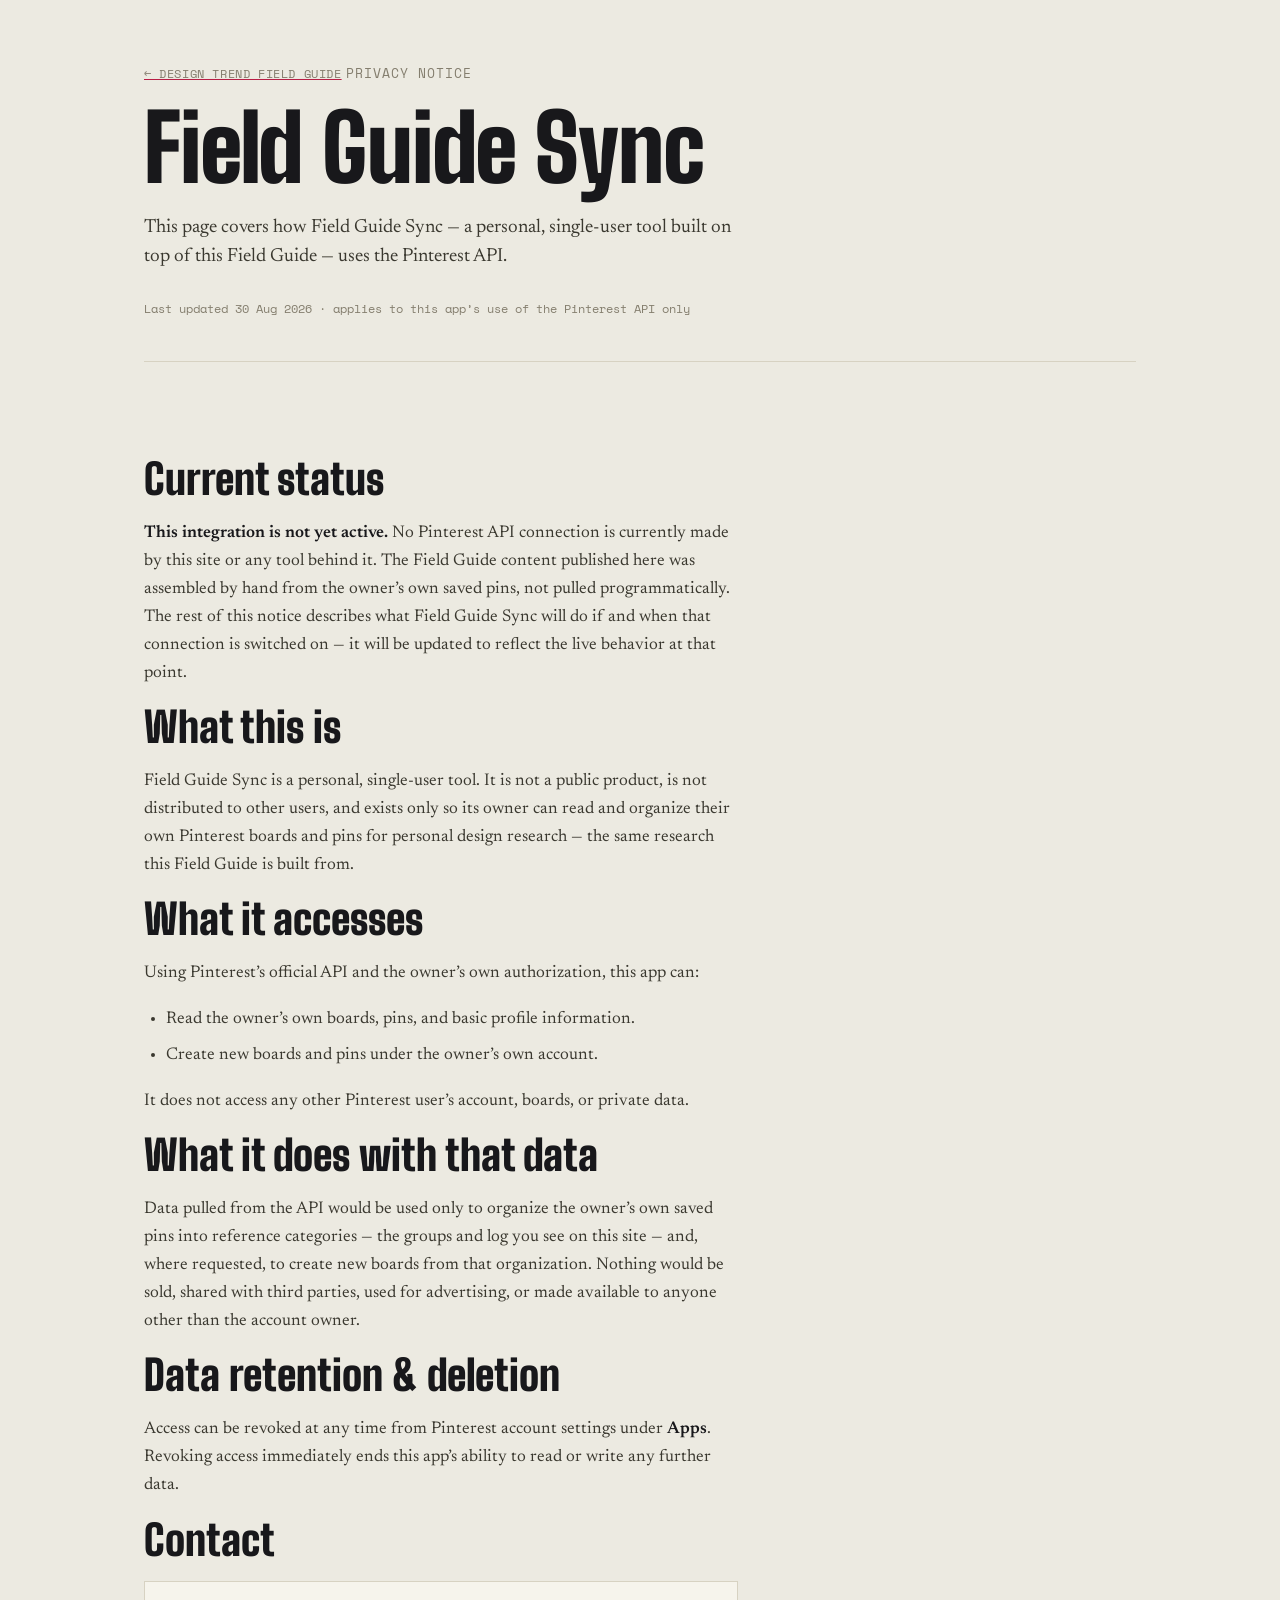
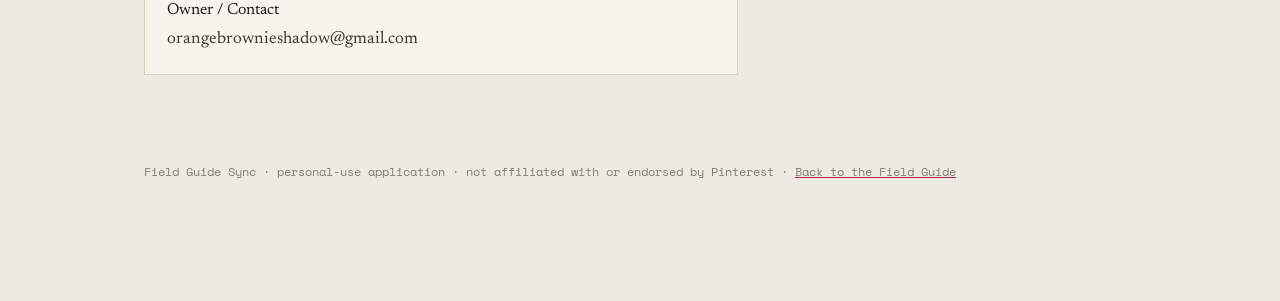
<file: privacy/index.html>
<!doctype html>
<html lang="en">
<head>
  <meta charset="utf-8">
  <meta name="viewport" content="width=device-width,initial-scale=1">
  <meta name="description" content="Privacy notice for Field Guide Sync, a personal-use Pinterest API integration.">
  <title>Privacy Notice — Design Trend Field Guide</title>
  <link rel="stylesheet" href="https://fonts.googleapis.com/css2?family=Big+Shoulders+Display:wght@500;700;900&family=Newsreader:ital,opsz,wght@0,6..72,400;0,6..72,500;0,6..72,600;1,6..72,400&family=Space+Mono:wght@400;700&display=swap">
  <link rel="stylesheet" href="../styles.css">
  <style>
    .privacy-body{max-width:66ch;}
    .privacy-body p{font-size:17px; line-height:1.65; color:var(--ink-soft); margin:0 0 18px;}
    .privacy-body ul{margin:0 0 18px; padding-left:22px;}
    .privacy-body li{font-size:17px; line-height:1.65; color:var(--ink-soft); margin-bottom:8px;}
    .privacy-body strong{color:var(--ink); font-weight:600;}
    .back-link{
      font-family:'Space Mono', monospace; font-size:12px; letter-spacing:.05em; text-transform:uppercase;
      color:var(--muted); text-decoration-color:var(--signal); display:inline-block; margin-bottom:24px;
    }
    .back-link:hover{color:var(--signal);}
    .contact-block{
      background:var(--paper-raised); border:1px solid var(--line); padding:20px 22px; margin-top:12px; max-width:66ch;
    }
    .updated-note{
      font-family:'Space Mono', monospace; font-size:12px; color:var(--muted); margin:0 0 4px;
    }
  </style>
</head>
<body>
<div class="wrap">

  <header class="masthead">
    <a class="back-link" href="../">&larr; Design Trend Field Guide</a>
    <span class="eyebrow">Privacy Notice</span>
    <h1>Field Guide Sync</h1>
    <p class="lede">This page covers how Field Guide Sync &mdash; a personal, single-user tool built on top of this Field Guide &mdash; uses the Pinterest API.</p>
    <p class="updated-note">Last updated 30 Aug 2026 &middot; applies to this app&rsquo;s use of the Pinterest API only</p>
  </header>

  <section class="entry" style="border-bottom:none;">
    <div class="privacy-body">

      <div class="entry-head" style="margin-top:32px;"><h2>Current status</h2></div>
      <p><strong>This integration is not yet active.</strong> No Pinterest API connection is currently made by this site or any tool behind it. The Field Guide content published here was assembled by hand from the owner&rsquo;s own saved pins, not pulled programmatically. The rest of this notice describes what Field Guide Sync will do if and when that connection is switched on &mdash; it will be updated to reflect the live behavior at that point.</p>

      <div class="entry-head"><h2>What this is</h2></div>
      <p>Field Guide Sync is a personal, single-user tool. It is not a public product, is not distributed to other users, and exists only so its owner can read and organize their own Pinterest boards and pins for personal design research &mdash; the same research this Field Guide is built from.</p>

      <div class="entry-head"><h2>What it accesses</h2></div>
      <p>Using Pinterest&rsquo;s official API and the owner&rsquo;s own authorization, this app can:</p>
      <ul>
        <li>Read the owner&rsquo;s own boards, pins, and basic profile information.</li>
        <li>Create new boards and pins under the owner&rsquo;s own account.</li>
      </ul>
      <p>It does not access any other Pinterest user&rsquo;s account, boards, or private data.</p>

      <div class="entry-head"><h2>What it does with that data</h2></div>
      <p>Data pulled from the API would be used only to organize the owner&rsquo;s own saved pins into reference categories &mdash; the groups and log you see on this site &mdash; and, where requested, to create new boards from that organization. Nothing would be sold, shared with third parties, used for advertising, or made available to anyone other than the account owner.</p>

      <div class="entry-head"><h2>Data retention &amp; deletion</h2></div>
      <p>Access can be revoked at any time from Pinterest account settings under <strong>Apps</strong>. Revoking access immediately ends this app&rsquo;s ability to read or write any further data.</p>

      <div class="entry-head"><h2>Contact</h2></div>
      <div class="contact-block">
        <span class="label">Owner / Contact</span>
        <p style="margin:8px 0 0;">orangebrownieshadow@gmail.com</p>
      </div>

    </div>
  </section>

  <footer class="colophon">
    Field Guide Sync &middot; personal-use application &middot; not affiliated with or endorsed by Pinterest &middot; <a href="../">Back to the Field Guide</a>
  </footer>

</div>
</body>
</html>
</file>
<file: styles.css>
:root{
    --paper:#ECEAE1;
    --paper-raised:#F6F4EC;
    --ink:#18181B;
    --ink-soft:#3A382F;
    --muted:#847E6E;
    --line:#D7D2C2;
    --signal:#B81E45;
    --signal-ink:#FFFFFF;
    --acid:#8E9A1E;
    --acid-paper:#EEF0D2;
    --tape:#00000014;
    --shadow:0 10px 24px -14px rgba(24,24,27,0.35);
  }
  @media (prefers-color-scheme: dark){
    :root:not([data-theme="light"]){
      --paper:#1A1917;
      --paper-raised:#232019;
      --ink:#F1EDE2;
      --ink-soft:#CFC9B8;
      --muted:#9B9484;
      --line:#38352C;
      --signal:#FF5D82;
      --signal-ink:#1A1917;
      --acid:#D8E85B;
      --acid-paper:#2A2C16;
      --tape:#FFFFFF14;
      --shadow:0 12px 28px -14px rgba(0,0,0,0.6);
    }
  }
  :root[data-theme="dark"]{
    --paper:#1A1917;
    --paper-raised:#232019;
    --ink:#F1EDE2;
    --ink-soft:#CFC9B8;
    --muted:#9B9484;
    --line:#38352C;
    --signal:#FF5D82;
    --signal-ink:#1A1917;
    --acid:#D8E85B;
    --acid-paper:#2A2C16;
    --tape:#FFFFFF14;
    --shadow:0 12px 28px -14px rgba(0,0,0,0.6);
  }

  *{box-sizing:border-box;}
  body{
    margin:0;
    background:var(--paper);
    color:var(--ink);
    font-family:'Newsreader', Georgia, 'Times New Roman', serif;
    -webkit-font-smoothing:antialiased;
  }
  .wrap{max-width:1040px;margin:0 auto;padding:0 24px 120px;}

  .eyebrow{
    font-family:'Space Mono', ui-monospace, monospace;
    font-size:12.5px;
    letter-spacing:.08em;
    text-transform:uppercase;
    color:var(--muted);
  }

  header.masthead{
    padding:64px 0 40px;
    border-bottom:1px solid var(--line);
    margin-bottom:8px;
  }
  header.masthead .eyebrow{margin-bottom:18px;}
  h1{
    font-family:'Big Shoulders Display', 'Arial Narrow', sans-serif;
    font-weight:900;
    font-size:clamp(46px, 8vw, 92px);
    line-height:0.92;
    letter-spacing:-0.01em;
    margin:0 0 22px;
    text-wrap:balance;
  }
  header.masthead p.lede{
    max-width:60ch;
    font-size:19px;
    line-height:1.55;
    color:var(--ink-soft);
    margin:0 0 28px;
  }
  .stat-row{display:flex;gap:28px;flex-wrap:wrap;}
  .stat{font-family:'Space Mono', monospace;font-size:13px;color:var(--muted);}
  .stat b{color:var(--ink);font-weight:700;}

  nav.index{
    display:grid;
    grid-template-columns:repeat(4, 1fr);
    gap:1px;
    background:var(--line);
    border:1px solid var(--line);
    margin:36px 0 72px;
  }
  nav.index a{
    display:block;
    background:var(--paper-raised);
    color:var(--ink);
    text-decoration:none;
    padding:16px 16px 18px;
    transition:background .15s ease;
  }
  nav.index a:hover, nav.index a:focus-visible{background:var(--acid-paper);}
  nav.index .n{
    font-family:'Space Mono', monospace;
    font-size:12px;
    color:var(--signal);
    display:block;
    margin-bottom:6px;
  }
  nav.index .t{
    font-family:'Big Shoulders Display', sans-serif;
    font-weight:700;
    font-size:19px;
    line-height:1.08;
    display:block;
  }
  nav.index .c{
    font-family:'Space Mono', monospace;
    font-size:11px;
    color:var(--muted);
    display:block;
    margin-top:6px;
  }

  section.entry{
    padding:56px 0;
    border-bottom:1px solid var(--line);
    scroll-margin-top:20px;
  }
  section.entry:last-of-type{border-bottom:none;}

  .entry-head{
    display:flex;
    align-items:baseline;
    gap:18px;
    margin-bottom:20px;
    flex-wrap:wrap;
  }
  .entry-head .n{
    font-family:'Space Mono', monospace;
    font-size:14px;
    color:var(--signal);
    background:var(--acid-paper);
    padding:3px 8px;
  }
  .entry-head h2{
    font-family:'Big Shoulders Display', sans-serif;
    font-weight:900;
    font-size:clamp(28px,4vw,42px);
    margin:0;
    line-height:1;
    text-wrap:balance;
  }
  .entry-head .count{
    font-family:'Space Mono', monospace;
    font-size:12px;
    color:var(--muted);
    margin-left:auto;
  }
  .entry-source{
    font-family:'Space Mono', monospace;
    font-size:11.5px;
    color:var(--muted);
    margin:-10px 0 20px;
  }

  .entry-desc{
    max-width:66ch;
    font-size:18px;
    line-height:1.6;
    color:var(--ink-soft);
    margin:0 0 28px;
  }

  .meta-grid{
    display:grid;
    grid-template-columns:1fr 1fr;
    gap:24px;
    max-width:66ch;
    margin-bottom:32px;
  }
  .meta-block .label{
    font-family:'Space Mono', monospace;
    font-size:11px;
    letter-spacing:.06em;
    text-transform:uppercase;
    color:var(--signal);
    display:block;
    margin-bottom:6px;
  }
  .meta-block p{
    margin:0;
    font-size:15.5px;
    line-height:1.5;
    color:var(--ink-soft);
  }

  .strip{
    display:flex;
    gap:22px;
    flex-wrap:wrap;
    padding-top:6px;
  }
  figure.pin{
    margin:0;
    width:190px;
    background:var(--paper-raised);
    border:1px solid var(--line);
    padding:8px 8px 10px;
    box-shadow:var(--shadow);
    position:relative;
  }
  figure.pin:nth-child(odd){transform:rotate(-1.1deg);}
  figure.pin:nth-child(even){transform:rotate(0.9deg);}
  figure.pin::before{
    content:"";
    position:absolute;
    top:-9px; left:50%;
    width:46px; height:16px;
    margin-left:-23px;
    background:var(--tape);
    border:1px solid var(--line);
  }
  figure.pin img{
    display:block;
    width:100%;
    height:auto;
    border:1px solid var(--line);
  }
  figure.pin figcaption{
    font-family:'Space Mono', monospace;
    font-size:10.5px;
    line-height:1.4;
    color:var(--muted);
    margin-top:8px;
  }

  .link-list{
    margin-top:32px;
    padding-top:24px;
    border-top:1px dashed var(--line);
    max-width:66ch;
  }
  .link-list > .label{
    font-family:'Space Mono', monospace;
    font-size:11px;
    letter-spacing:.06em;
    text-transform:uppercase;
    color:var(--signal);
    display:block;
    margin-bottom:14px;
  }
  .link-list ul{
    list-style:none;
    margin:0;
    padding:0;
    display:flex;
    flex-direction:column;
    gap:2px;
  }
  .link-list li{
    display:flex;
    align-items:baseline;
    gap:14px;
    flex-wrap:wrap;
    padding:9px 0;
    border-bottom:1px solid var(--line);
    font-size:14.5px;
  }
  .link-list a{
    font-family:'Space Mono', monospace;
    font-size:13.5px;
    color:var(--ink);
    text-decoration-color:var(--signal);
    text-underline-offset:3px;
  }
  .link-list a:hover, .link-list a:focus-visible{color:var(--signal);}
  .link-list span{
    color:var(--muted);
    font-size:14px;
    font-family:'Newsreader', serif;
  }

  :root{
    --ok:#3F7D45; --ok-bg:#E3EBDA;
    --warn:#93650F; --warn-bg:#F1E5C9;
    --cut:#A5332E; --cut-bg:#F2DCD8;
  }
  @media (prefers-color-scheme: dark){
    :root:not([data-theme="light"]){
      --ok:#8FCE94; --ok-bg:#233021;
      --warn:#E0B25C; --warn-bg:#332A16;
      --cut:#E68D87; --cut-bg:#332019;
    }
  }
  :root[data-theme="dark"]{
    --ok:#8FCE94; --ok-bg:#233021;
    --warn:#E0B25C; --warn-bg:#332A16;
    --cut:#E68D87; --cut-bg:#332019;
  }

  section.ledger{padding:56px 0; border-bottom:1px solid var(--line); scroll-margin-top:20px;}
  section.ledger .entry-desc{max-width:66ch; font-size:18px; line-height:1.6; color:var(--ink-soft); margin:0 0 28px;}

  .pill{
    display:inline-block;
    font-family:'Space Mono', monospace;
    font-size:11px;
    letter-spacing:.03em;
    padding:3px 9px;
    border-radius:2px;
    white-space:nowrap;
  }
  .pill.ok{color:var(--ok); background:var(--ok-bg);}
  .pill.warn{color:var(--warn); background:var(--warn-bg);}
  .pill.cut{color:var(--cut); background:var(--cut-bg);}

  .review-note{
    background:var(--paper-raised);
    border:1px solid var(--line);
    padding:22px 24px;
    margin-bottom:32px;
    max-width:76ch;
  }
  .review-note > .label{
    font-family:'Space Mono', monospace;
    font-size:11px;
    letter-spacing:.06em;
    text-transform:uppercase;
    color:var(--signal);
    display:block;
    margin-bottom:16px;
  }
  .review-grid{
    display:grid;
    grid-template-columns:repeat(3, 1fr);
    gap:18px;
    margin-bottom:16px;
  }
  .review-grid .pill{margin-bottom:8px;}
  .review-grid p{margin:0; font-size:14px; line-height:1.5; color:var(--ink-soft);}
  .review-cadence{
    margin:0;
    padding-top:16px;
    border-top:1px dashed var(--line);
    font-size:14.5px;
    line-height:1.55;
    color:var(--ink-soft);
  }

  .table-wrap{overflow-x:auto; max-width:100%;}
  table.ledger-table{
    width:100%;
    min-width:760px;
    border-collapse:collapse;
    font-size:14px;
  }
  table.ledger-table th{
    text-align:left;
    font-family:'Space Mono', monospace;
    font-size:11px;
    letter-spacing:.05em;
    text-transform:uppercase;
    color:var(--muted);
    padding:0 12px 10px 0;
    border-bottom:1px solid var(--line);
    white-space:nowrap;
  }
  table.ledger-table td{
    padding:11px 12px 11px 0;
    border-bottom:1px solid var(--line);
    color:var(--ink-soft);
    vertical-align:top;
  }
  table.ledger-table td:first-child{
    font-family:'Space Mono', monospace;
    font-size:12.5px;
    color:var(--muted);
    font-variant-numeric:tabular-nums;
    white-space:nowrap;
  }
  table.ledger-table td:nth-child(2) a{
    font-family:'Space Mono', monospace;
    font-size:13px;
    color:var(--ink);
    text-decoration-color:var(--signal);
    text-underline-offset:3px;
  }
  table.ledger-table td:nth-child(2) a:hover{color:var(--signal);}
  table.ledger-table td:nth-child(4) a{
    font-family:'Space Mono', monospace;
    font-size:11.5px;
    color:var(--muted);
    background:var(--acid-paper);
    padding:2px 6px;
    text-decoration:none;
  }
  table.ledger-table tbody tr:hover{background:var(--paper-raised);}

  .tag{
    display:inline-block;
    font-family:'Space Mono', monospace;
    font-size:10.5px;
    letter-spacing:.04em;
    text-transform:uppercase;
    padding:2px 7px;
    border:1px solid var(--line);
    border-radius:2px;
    color:var(--muted);
  }
  .tag-tool{color:var(--ink-soft); border-color:var(--ink-soft);}
  .tag-site{color:var(--muted); border-color:var(--line);}
  .tag-ai{color:var(--signal); border-color:var(--signal);}

  .log-controls{
    display:flex;
    flex-wrap:wrap;
    align-items:center;
    gap:20px;
    margin-bottom:20px;
    padding-bottom:20px;
    border-bottom:1px dashed var(--line);
  }
  .filter-group{display:flex; align-items:center; gap:6px; flex-wrap:wrap;}
  .filter-label{
    font-family:'Space Mono', monospace;
    font-size:11px;
    letter-spacing:.05em;
    text-transform:uppercase;
    color:var(--muted);
    margin-right:2px;
  }
  .chip{
    font-family:'Space Mono', monospace;
    font-size:11.5px;
    color:var(--ink-soft);
    background:var(--paper-raised);
    border:1px solid var(--line);
    border-radius:2px;
    padding:5px 11px;
    cursor:pointer;
    transition:background .15s ease, color .15s ease;
  }
  .chip:hover{border-color:var(--ink-soft);}
  .chip.active{background:var(--ink); color:var(--paper); border-color:var(--ink);}
  .chip:focus-visible{outline:2px solid var(--signal); outline-offset:1px;}
  .sort-group select{
    font-family:'Space Mono', monospace;
    font-size:11.5px;
    color:var(--ink-soft);
    background:var(--paper-raised);
    border:1px solid var(--line);
    border-radius:2px;
    padding:5px 8px;
  }
  .filter-count{
    font-family:'Space Mono', monospace;
    font-size:11px;
    color:var(--muted);
    margin-left:auto;
  }
  .log-empty{
    font-family:'Space Mono', monospace;
    font-size:13px;
    color:var(--muted);
    padding:24px 0;
  }

  @media (max-width:720px){
    .review-grid{grid-template-columns:1fr;}
    .filter-count{margin-left:0;}
  }

  section.practice{
    padding:64px 0 40px;
  }
  section.practice h2{
    font-family:'Big Shoulders Display', sans-serif;
    font-weight:900;
    font-size:clamp(30px,4.5vw,46px);
    margin:0 0 18px;
    text-wrap:balance;
  }
  section.practice p{
    max-width:64ch;
    font-size:17.5px;
    line-height:1.6;
    color:var(--ink-soft);
    margin:0 0 20px;
  }
  ol.loop{
    max-width:64ch;
    padding-left:0;
    margin:28px 0 0;
    list-style:none;
    counter-reset:loop;
    border-top:1px solid var(--line);
  }
  ol.loop li{
    counter-increment:loop;
    padding:16px 0;
    border-bottom:1px solid var(--line);
    display:flex;
    gap:16px;
    font-size:16px;
    line-height:1.5;
    color:var(--ink-soft);
  }
  ol.loop li::before{
    content:counter(loop, decimal-leading-zero);
    font-family:'Space Mono', monospace;
    color:var(--signal);
    flex:0 0 auto;
  }
  ol.loop li b{color:var(--ink);}

  footer.colophon{
    padding:32px 0 0;
    font-family:'Space Mono', monospace;
    font-size:11.5px;
    color:var(--muted);
    line-height:1.6;
  }
  footer.colophon a{color:var(--muted); text-decoration-color:var(--signal);}
  footer.colophon a:hover{color:var(--signal);}

  @media (max-width:720px){
    nav.index{grid-template-columns:repeat(2,1fr);}
    .meta-grid{grid-template-columns:1fr;}
  }
  @media (prefers-reduced-motion: reduce){
    figure.pin{transform:none !important;}
  }
</file>
